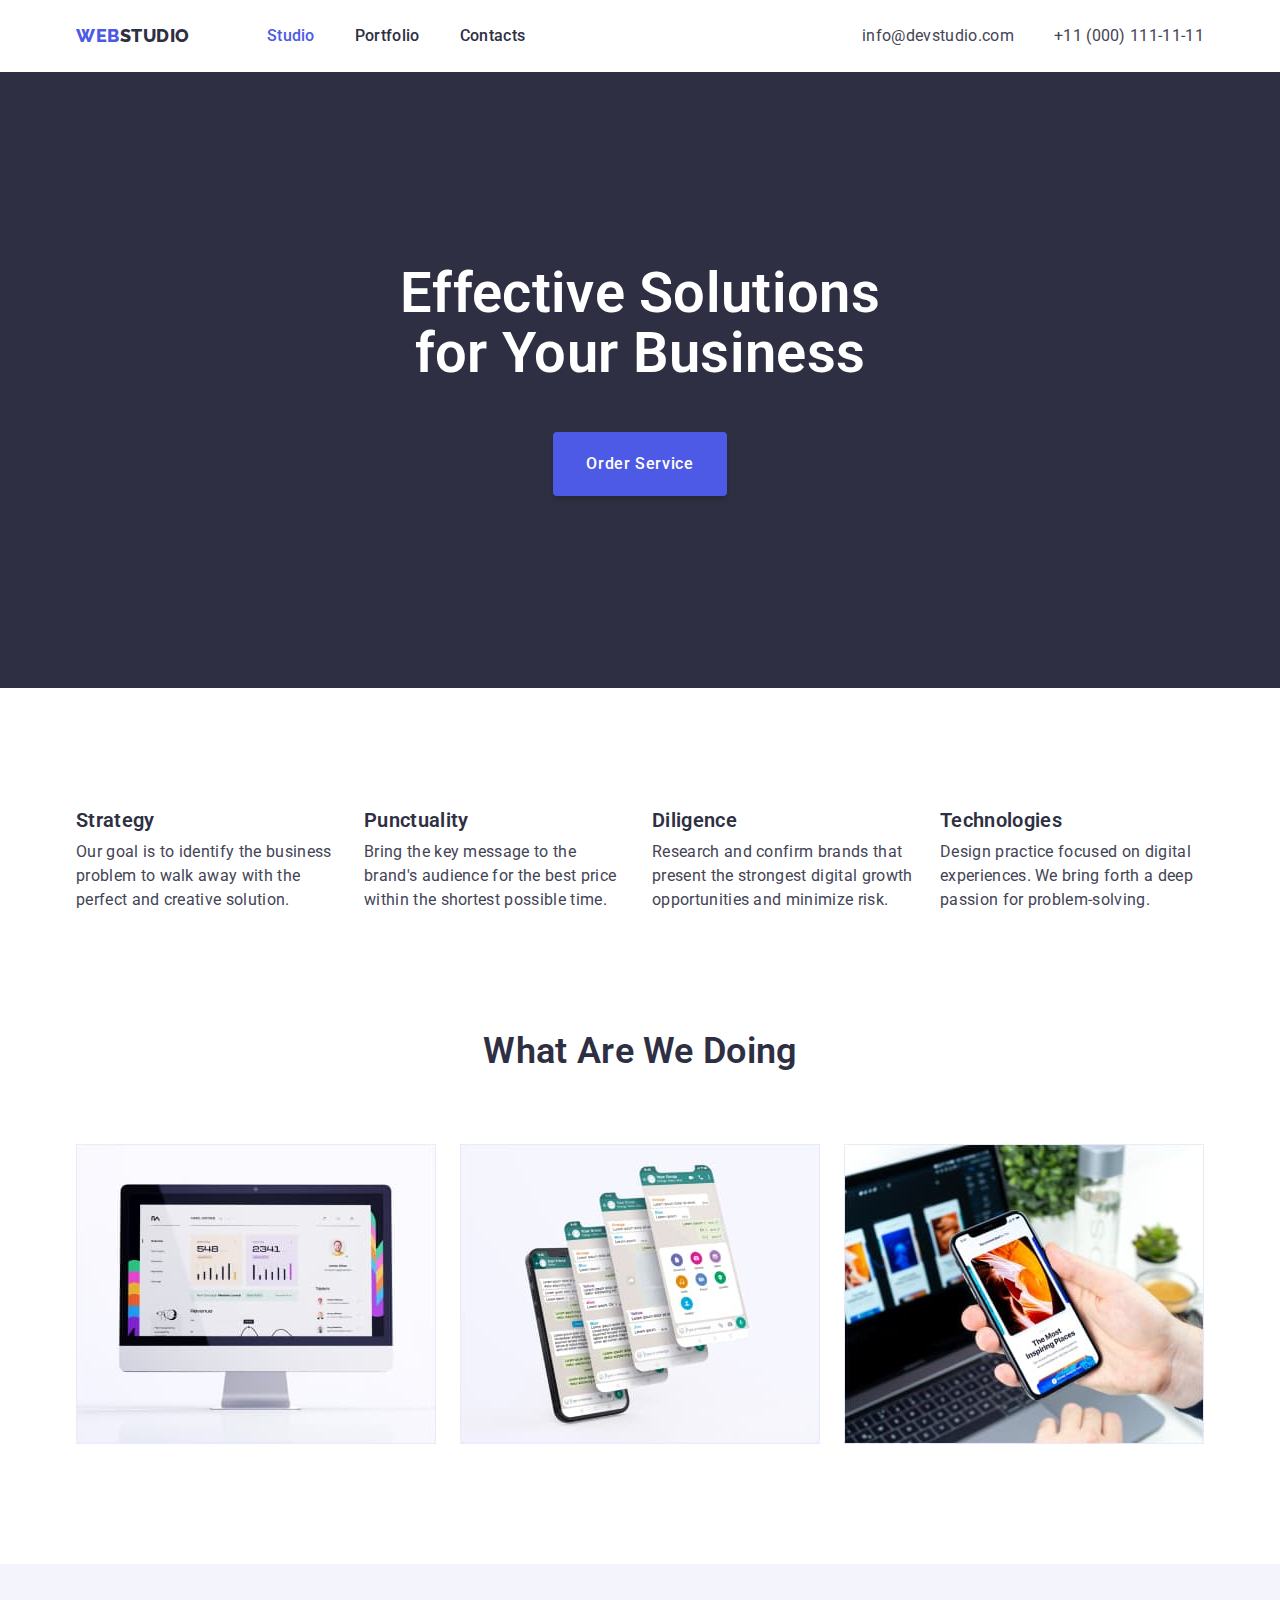
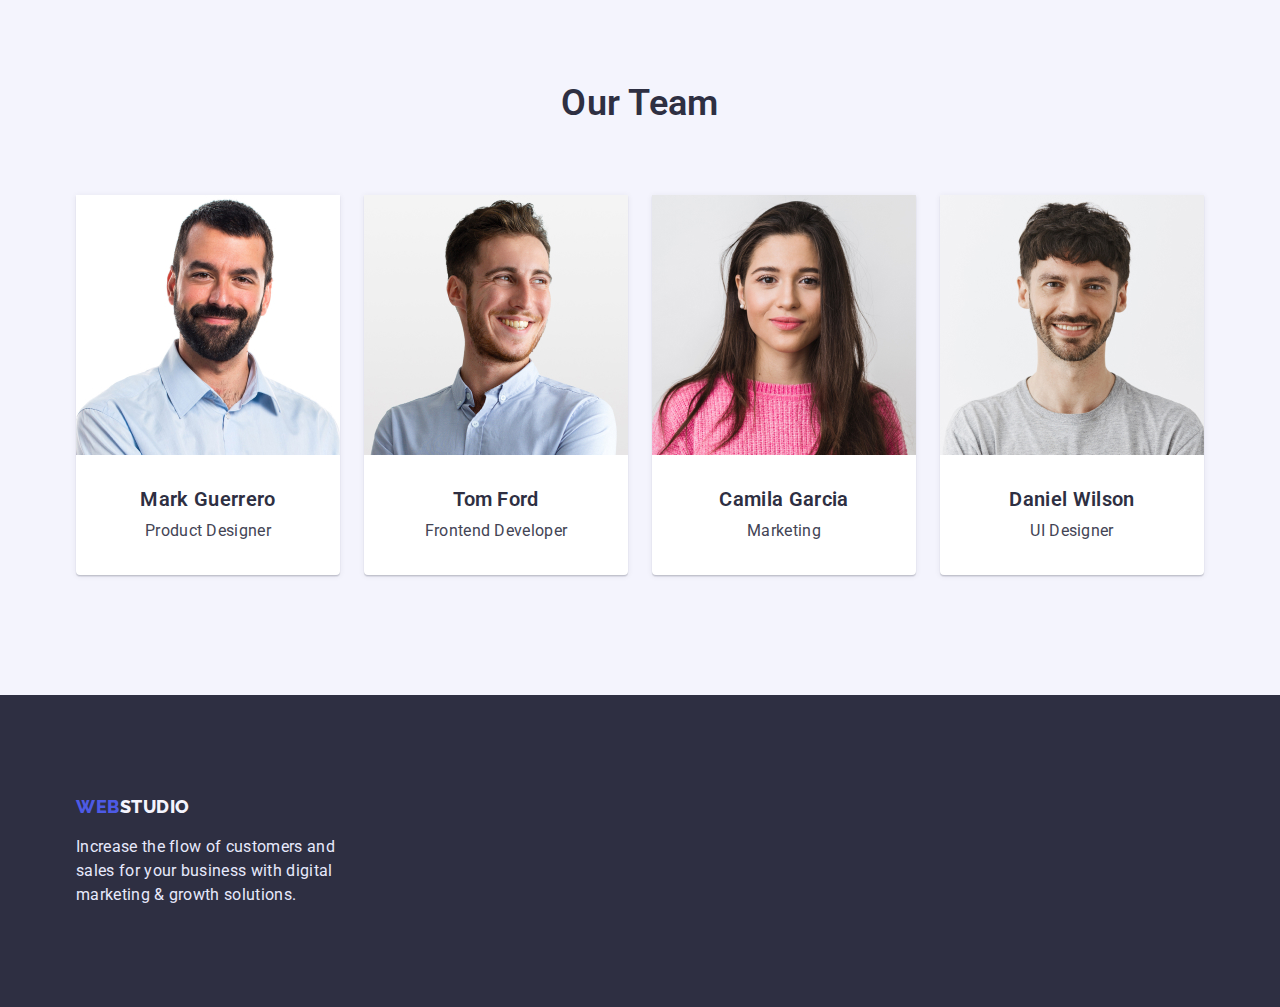
<file: index.html>
<!DOCTYPE html>
<html lang="en">
  <head>
    <meta charset="UTF-8" />
    <meta http-equiv="X-UA-Compatible" content="IE=edge" />
    <meta name="viewport" content="width=device-width, initial-scale=1.0" />
    <title>Web Studio</title>
    <link rel="preconnect" href="https://fonts.googleapis.com" />
    <link rel="preconnect" href="https://fonts.gstatic.com" crossorigin />
    <link href="https://fonts.googleapis.com/css2?family=Raleway:wght@800&family=Roboto:wght@400;500;700;900&display=swap" rel="stylesheet" />
    <link rel="stylesheet" href="https://cdnjs.cloudflare.com/ajax/libs/modern-normalize/1.1.0/modern-normalize.min.css" />
    <link rel="stylesheet" href="./css/styles.css" />
  </head>

  <body>
    <header>
      <div class="container header-nav">
        <nav class="main-nav">
          <a href="./index.html" class="logo"><span class="accent">Web</span>studio</a>

          <ul class="site-nav list">
            <li class="item"><a href="./index.html" class="link current">Studio</a></li>
            <li class="item"><a href="./portfolio.html" class="link">Portfolio</a></li>
            <li class="item"><a href="" class="link">Contacts</a></li>
          </ul>
        </nav>

        <ul class="contacts list">
          <li class="item"><a href="mailto:info@devstudio.com" class="link">info@devstudio.com</a></li>
          <li class="item"><a href="tel:+110001111111" class="link">+11 (000) 111-11-11</a></li>
        </ul>
      </div>
    </header>

    <main>
      <!-- Hero page -->
      <section class="hero">
        <h1 class="hero-title">
          Effective Solutions <br />
          for Your Business
        </h1>
        <button type="button" class="button hero-btn">Order Service</button>
      </section>

      <!-- Advantages -->
      <section class="section advantage">
        <div class="container">
          <h2 class="section-title visually-hidden">Advantages</h2>
          <ul class="advantage-list list">
            <li class="item">
              <h3 class="item-title">Strategy</h3>
              <p>Our goal is to identify the business problem to walk away with the perfect and creative solution.</p>
            </li>
            <li class="item">
              <h3 class="item-title">Punctuality</h3>
              <p>Bring the key message to the brand's audience for the best price within the shortest possible time.</p>
            </li>
            <li class="item">
              <h3 class="item-title">Diligence</h3>
              <p>Research and confirm brands that present the strongest digital growth opportunities and minimize risk.</p>
            </li>
            <li class="item">
              <h3 class="item-title">Technologies</h3>
              <p>Design practice focused on digital experiences. We bring forth a deep passion for problem-solving.</p>
            </li>
          </ul>
        </div>
      </section>

      <!-- What are we doing -->
      <section class="section service">
        <div class="container">
          <h2 class="section-title">What Are We Doing</h2>
          <ul class="service-list list">
            <li><img src="./images/computer.jpg" class="image" alt="Desktop app" width="360" height="300" /></li>
            <li><img src="./images/social-media.jpg" class="image" alt="Social media" width="360" height="300" /></li>
            <li><img src="./images/telephone.jpg" class="image" alt="Phone app" width="360" height="300" /></li>
          </ul>
        </div>
      </section>

      <!-- Our team -->
      <section class="section team">
        <div class="container">
          <h2 class="section-title">Our Team</h2>
          <ul class="team-list list">
            <li class="item">
              <img src="./images/mark-guerrero.jpg" class="image" alt="Mark Guerrero" width="264" height="260" />
              <div class="item-text">
                <h3 class="item-title">Mark Guerrero</h3>
                <p class="member-description">Product Designer</p>
              </div>
            </li>
            <li class="item">
              <img src="./images/tom-ford.jpg" class="image" alt="Tom Ford" width="264" height="260" />
              <div class="item-text">
                <h3 class="item-title">Tom Ford</h3>
                <p class="member-description">Frontend Developer</p>
              </div>
            </li>
            <li class="item">
              <img src="./images/camila-garcia.jpg" class="image" alt="Camila Garcia" width="264" height="260" />
              <div class="item-text">
                <h3 class="item-title">Camila Garcia</h3>
                <p class="member-description">Marketing</p>
              </div>
            </li>
            <li class="item">
              <img src="./images/daniel-wilson.jpg" class="image" alt="Daniel Wilson" width="264" height="260" />
              <div class="item-text">
                <h3 class="item-title">Daniel Wilson</h3>
                <p class="member-description">UI Designer</p>
              </div>
            </li>
          </ul>
        </div>
      </section>
    </main>

    <footer class="footer">
      <div class="container">
        <a href="./index.html" class="logo"><span class="accent">Web</span>studio</a>
        <p class="text">Increase the flow of customers and sales for your business with digital marketing & growth solutions.</p>
      </div>
    </footer>
  </body>
</html>
</file>
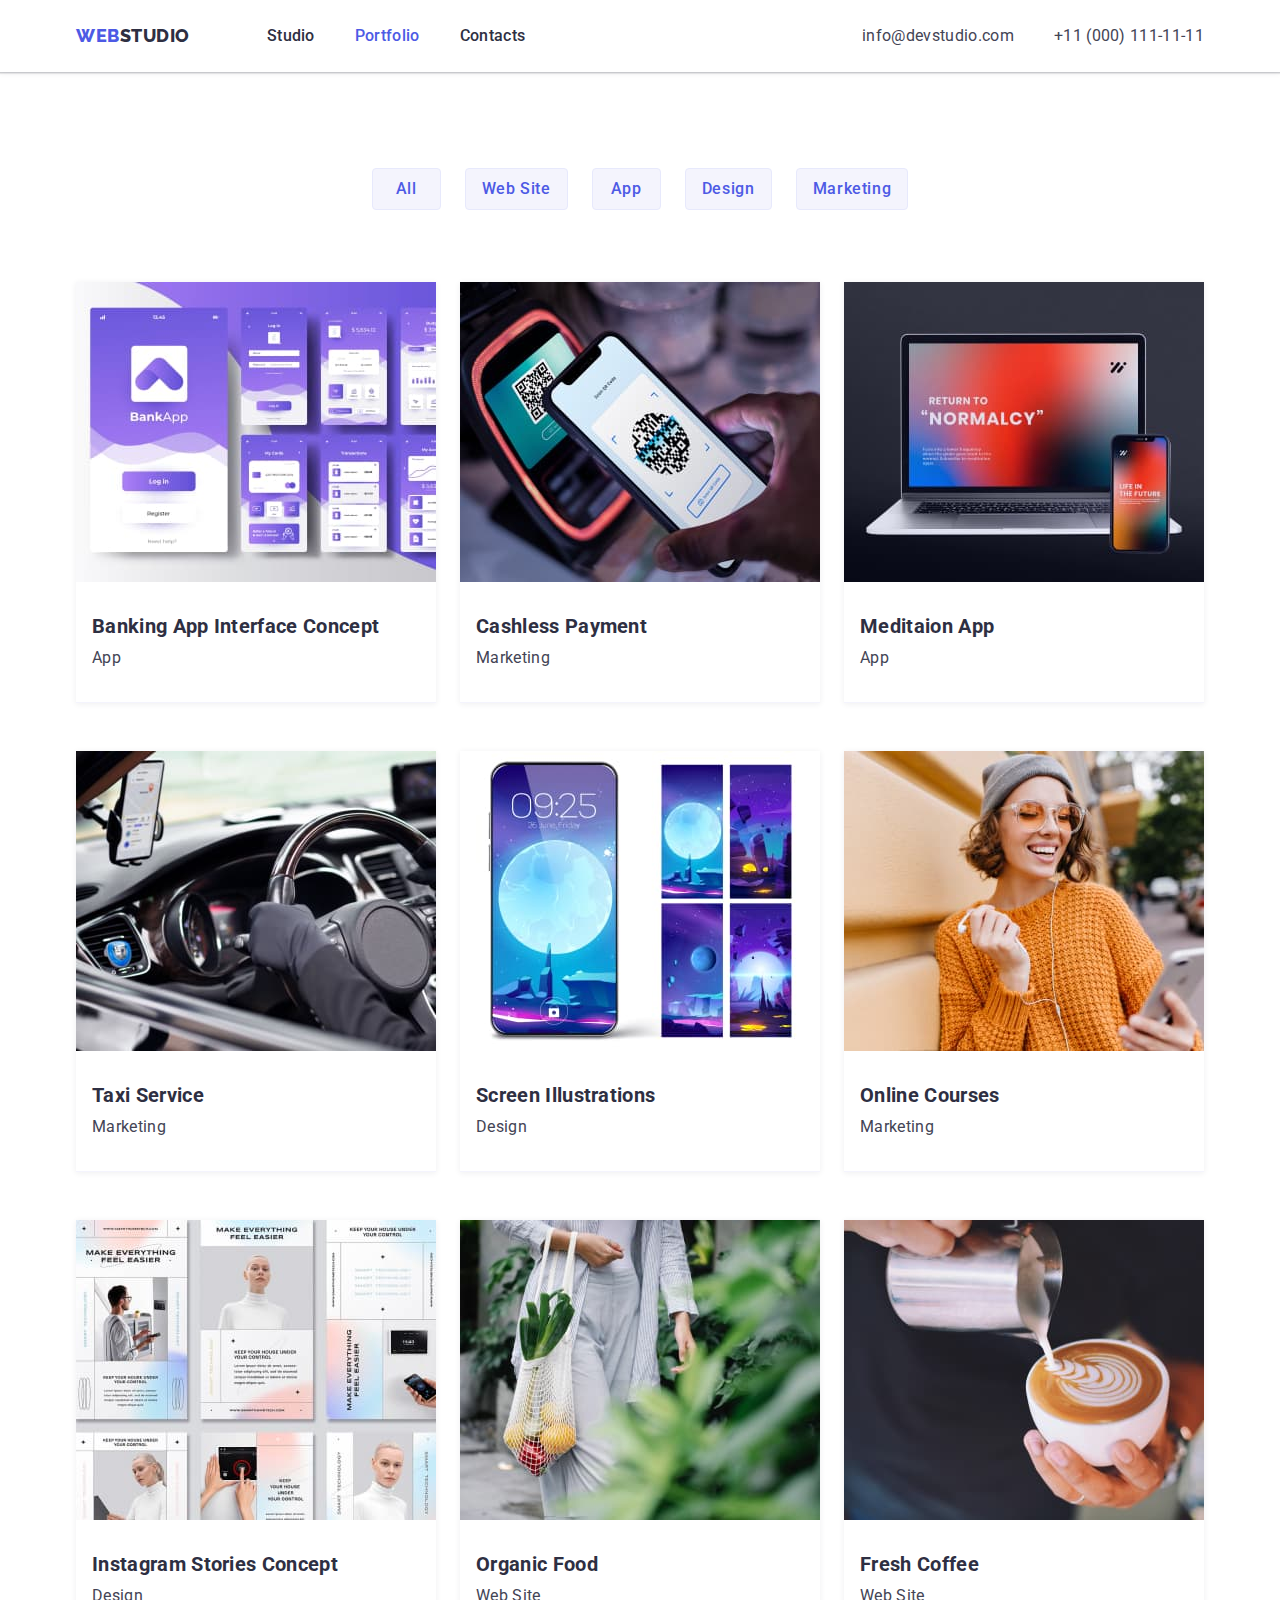
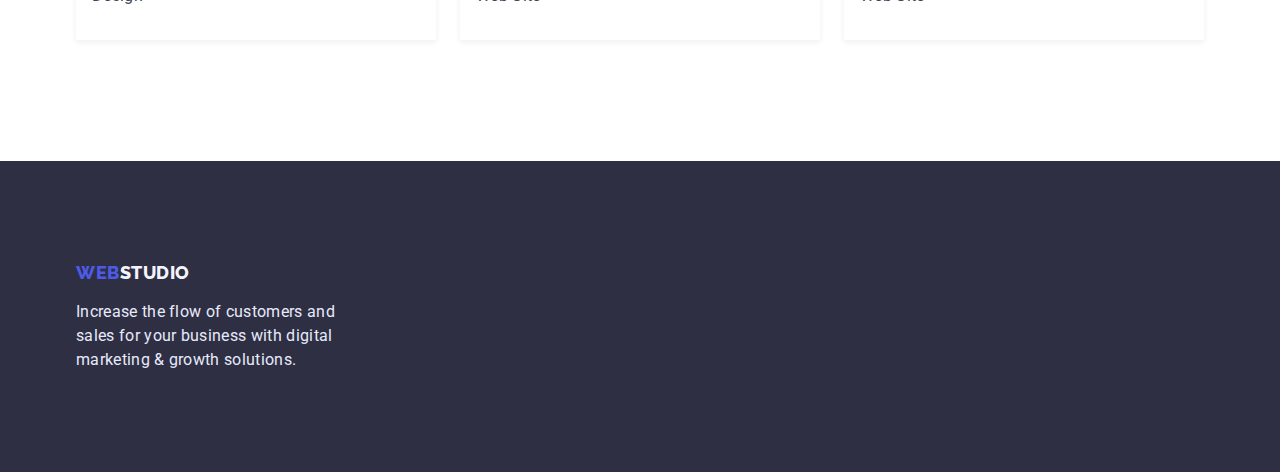
<file: portfolio.html>
<!DOCTYPE html>
<html lang="en">
  <head>
    <meta charset="UTF-8" />
    <meta http-equiv="X-UA-Compatible" content="IE=edge" />
    <meta name="viewport" content="width=device-width, initial-scale=1.0" />
    <title>Web Studio</title>
    <link rel="preconnect" href="https://fonts.googleapis.com" />
    <link rel="preconnect" href="https://fonts.gstatic.com" crossorigin />
    <link href="https://fonts.googleapis.com/css2?family=Raleway:wght@800&family=Roboto:wght@400;500;700;900&display=swap" rel="stylesheet" />
    <link rel="stylesheet" href="https://cdnjs.cloudflare.com/ajax/libs/modern-normalize/1.1.0/modern-normalize.min.css" />
    <link rel="stylesheet" href="./css/styles.css" />
  </head>

  <body>
    <header>
      <div class="container header-nav">
        <nav class="main-nav">
          <a href="./index.html" class="logo"><span class="accent">Web</span>studio</a>

          <ul class="site-nav list">
            <li class="item"><a href="./index.html" class="link">Studio</a></li>
            <li class="item"><a href="./portfolio.html" class="link current">Portfolio</a></li>
            <li class="item"><a href="" class="link">Contacts</a></li>
          </ul>
        </nav>

        <ul class="contacts list">
          <li class="item"><a href="mailto:info@devstudio.com" class="link">info@devstudio.com</a></li>
          <li class="item"><a href="tel:+110001111111" class="link">+11 (000) 111-11-11</a></li>
        </ul>
      </div>
    </header>


    <main>
      <section class="section portfolio">
        <div class="container">
          <h1 class="title visually-hidden">Gallery</h1>
          <ul class="selector-list list">
            <li><button type="button" class="button selector">All</button></li>
            <li><button type="button" class="button selector">Web Site</button></li>
            <li><button type="button" class="button selector">App</button></li>
            <li><button type="button" class="button selector">Design</button></li>
            <li><button type="button" class="button selector">Marketing</button></li>
          </ul>

          <ul class="gallery-list list">
            <li class="item">
              <a href="" class="link">
                <img src="./images/gallery-1.jpg" class="image" alt="Gallery 1"  />
                <div class="item-text">
                  <h2 class="title">Banking App Interface Concept</h2>
                  <p class="description">App</p>
                </div>
              </a>
            </li>
            <li class="item">
              <a href="" class="link">
                <img src="./images/gallery-2.jpg" class="image" alt="Gallery 2" width="360" height="300" />
                <div class="item-text">
                  <h2 class="title">Cashless Payment</h2>
                  <p class="description">Marketing</p>
                </div>
              </a>
            </li>
            <li class="item">
              <a href="" class="link">
                <img src="./images/gallery-3.jpg" class="image" alt="Gallery 3" width="360" height="300" />
                <div class="item-text">
                  <h2 class="title">Meditaion App</h2>
                  <p class="description">App</p>
                </div>
              </a>
            </li>
            <li class="item">
              <a href="" class="link">
                <img src="./images/gallery-4.jpg" class="image" alt="Gallery 4" width="360" height="300" />
                <div class="item-text">
                  <h2 class="title">Taxi Service</h2>
                  <p class="description">Marketing</p>
                </div>
              </a>
            </li>
            <li class="item">
              <a href="" class="link">
                <img src="./images/gallery-5.jpg" class="image" alt="Gallery 5" width="360" height="300" />
                <div class="item-text">
                  <h2 class="title">Screen Illustrations</h2>
                  <p class="description">Design</p>
                </div>
              </a>
            </li>
            <li class="item">
              <a href="" class="link">
                <img src="./images/gallery-6.jpg" class="image" alt="Gallery 6" width="360" height="300" />
                <div class="item-text">
                  <h2 class="title">Online Courses</h2>
                  <p class="description">Marketing</p>
                </div>
              </a>
            </li>
            <li class="item">
              <a href="" class="link">
                <img src="./images/gallery-7.jpg" class="image" alt="Gallery 7" width="360" height="300" />
                <div class="item-text">
                  <h2 class="title">Instagram Stories Concept</h2>
                  <p class="description">Design</p>
                </div>
              </a>
            </li>
            <li class="item">
              <a href="" class="link">
                <img src="./images/gallery-8.jpg" class="image" alt="Gallery 8" width="360" height="300" />
                <div class="item-text">
                  <h2 class="title">Organic Food</h2>
                  <p class="description">Web Site</p>
                </div>
              </a>
            </li>
            <li class="item">
              <a href="" class="link">
                <img src="./images/gallery-9.jpg" class="image" alt="Gallery 9" width="360" height="300" />
                <div class="item-text">
                  <h2 class="title">Fresh Coffee</h2>
                  <p class="description">Web Site</p>
                </div>
              </a>
            </li>
          </ul>
        </div>
      </section>
    </main>

    <footer class="footer">
      <div class="container">
        <a href="./index.html" class="logo"><span class="accent">Web</span>studio</a>
        <p class="text">Increase the flow of customers and sales for your business with digital marketing & growth solutions.</p>
      </div>
    </footer>
  </body>
</html>
</file>
<file: css/styles.css>
:root {
    --primary-text-color: #434455;
    --title-text-color:#2E2F42;
    --accent-color: #4D5AE5;
    --white-color: #FFFFFF;
    --footer-logo-color: #F4F4FD;
    --footer-text-color: #E7E9FC;
}

body {
    font-family: Roboto, sans-serif;
    font-size: 16px;
    line-height: 1.5;
    letter-spacing: 0.02em;
    background-color: var(--white-color);
    color: var(--primary-text-color);    
}

.visually-hidden {
    position: absolute;
    width: 1px;
    height: 1px;
    margin: -1px;
    border: 0;
    padding: 0;

    white-space: nowrap;
    clip-path: inset(100%);
    clip: rect(0 0 0 0);
    overflow: hidden;
}

.container {
    margin: 0 auto;
    width: 1152px;
    padding-left: 12px;
    padding-right: 12px;
    /* outline: 2px solid tomato; */
}

.image {
    display: block;
    max-width: 100%;
    height: auto;
}

.list {
    list-style: none;
    padding: 0;
    margin: 0;
}

.link {
    text-decoration: none;
}

header {
    border-bottom: transparent;
    box-shadow: 0px 2px 1px rgba(46, 47, 66, 0.08), 0px 1px 1px rgba(46, 47, 66, 0.16), 0px 1px 6px rgba(46, 47, 66, 0.08);
}

/* Logo */

.accent {
    color: var(--accent-color);
}

.logo {
    font-family: Raleway, sans-serif;
    font-weight: 800;
    font-size: 18px;
    line-height: 1.3;
    text-transform: uppercase;
    letter-spacing: 0.03em;
    text-decoration: none;
    color: var(--title-text-color);
}

/* Header navigation */

.header-nav {
    display: flex;
    align-items: center;
}

/* Main navigation */

.main-nav {
    display: flex;
    align-items: center;
}

/* Site navigation */

.site-nav {
    display: flex;
    margin-left: 77px;
}

.site-nav .link {
    display: block;
    padding-top: 24px;
    padding-bottom: 24px;

    font-weight: 500;
    color: var(--title-text-color);
}

.site-nav .item +.item {
    margin-left: 40px;
}

.site-nav .link:hover,
.site-nav .link:focus {
    color: var(--accent-color);
}

.site-nav .link.current {
    color: var(--accent-color);
}

/* Contacts */

.contacts {
    display: flex;
    margin-left: auto;
}

.contacts .link {
    display: block;
    padding-top: 24px;
    padding-bottom: 24px;

    font-style: normal;
    color: var(--primary-text-color)
}

.contacts .link:hover,
.contacts .link:focus {
    color: var(--accent-color);
}

.contacts .item + .item {
    margin-left: 40px;
}

/* Hero */

.hero {
    background-color: var(--title-text-color);
    padding-top: 192px;
    padding-bottom: 192px;
    text-align: center;
}

/* Hero title */

.hero-title {
    font-weight: 600;
    font-size: 56px;
    line-height: 1.07;
    color: var(--white-color);
    margin-top: 0;
    margin-bottom: 48px;
}

/* Button */

.button {
    padding: 8px 16px;
    min-width: 69px;

    font-family: Roboto, sans-serif;
    font-size: 16px;
    line-height: 1.5;
    font-weight: 500;
    letter-spacing: 0.04em;

    cursor: pointer;
    border: 1px solid transparent;
    border-radius: 4px;
}

.hero-btn {
    padding: 16px 32px;

    color: var(--white-color);
    background-color: var(--accent-color);
    box-shadow: 0px 4px 4px rgba(0, 0, 0, 0.15);
}

.button.selector {
    color: var(--accent-color);
    background-color: #F4F4FD;
    border: 1px solid #E7E9FC;
}

.button.selector:hover {
    color: var(--white-color);
    background-color: var(--accent-color);
    box-shadow: 0px 3px 1px rgba(0, 0, 0, 0.1), 0px 2px 1px rgba(0, 0, 0, 0.08), 0px 2px 2px rgba(0, 0, 0, 0.12);
    border: 1px solid transparent;
}

.hero .button {
    line-height: 1.9;
}

/* Section title */

.section {
    padding-top: 120px;
    padding-bottom: 120px;
}

.section-title {
    font-weight: 600;
    font-size: 36px;
    line-height: 1.1;
    text-align: center;
    text-transform: capitalize;
    color: var(--title-text-color);
    margin-top: 0;
    margin-bottom: 0;
}

/* What are we doing */

.service .section-title {
    margin-bottom: 72px;
}

.service-list {
    display: flex;
    column-gap: 24px;
}

/* Advantages */

.advantage {
    padding-bottom: 0px;
}

.advantage-list {
    display: flex;
}

.advantage-list .item {
    width: 264px;
}

.advantage-list .item + .item {
    margin-left: 24px;
}

.list p {
    margin-top: 0;
    margin-bottom: 0;
}

/* Team */

.team .section-title {
    margin-bottom: 72px;
}

.team-list {
    display: flex;
    column-gap: 24px;
}

.team-list .item {
    width: 264px;

    background-color: var(--white-color);
    box-shadow: 0px 1px 6px rgba(46, 47, 66, 0.08), 0px 1px 1px rgba(46, 47, 66, 0.16), 0px 2px 1px rgba(46, 47, 66, 0.08);
    border-radius: 0px 0px 4px 4px;
}

.team-list .item-text {
    text-align: center;
    padding-top: 32px; 
    padding-bottom: 32px;
}

.item-title {
    font-weight: 600;
    font-size: 20px;
    line-height: 1.2;
    color: var(--title-text-color);
    margin-top: 0;
    margin-bottom: 8px;
}

.section.team {
    background-color: var(--footer-logo-color);
}

/* Portfolio */

.section.portfolio {
    padding-top: 96px;
}

.selector-list {
    display: flex;
    align-items: center;
    justify-content: center;
    column-gap: 24px;
}

.gallery-list {
    display: flex;
    flex-wrap: wrap;
    margin-top: 72px;
    column-gap: 24px;
    row-gap: 48px;
}

.gallery-list .item {
    width: 360px;
    /* margin-right: 24px; */
    /* margin-bottom: 48px; */
    
    border-bottom: 0.5px solid var(--footer-logo-color);
    box-shadow: 0px 1px 6px rgba(46, 47, 66, 0.08);
}

/* .gallery-list .item:nth-child(3n) {
    margin-right: 0;
}

.gallery-list .item:nth-last-child(-n+3) {
    margin-bottom: 0;
} */

.gallery-list .item-text {
    padding-top: 32px;
    padding-bottom: 32px;
    padding-left: 16px;
}

.gallery-list .description {
    color: var(--primary-text-color);
}

.gallery-list .title {
    margin-top: 0;
    margin-bottom: 8px;
    
    font-weight: 700;
    font-size: 20px;
    line-height: 1.2;
    color: var(--title-text-color);
}

/* Footer */

.footer {
    background-color: var(--title-text-color);
    padding-top: 100px;
    padding-bottom: 100px;
}

.footer .logo {
    display: inline-block;
    margin-bottom: 16px;

    color: var(--footer-logo-color);
}

.footer .text {
    width: 264px;
    margin-top: 0;
    margin-bottom: 0;

    color: var(--footer-text-color);
}
</file>
